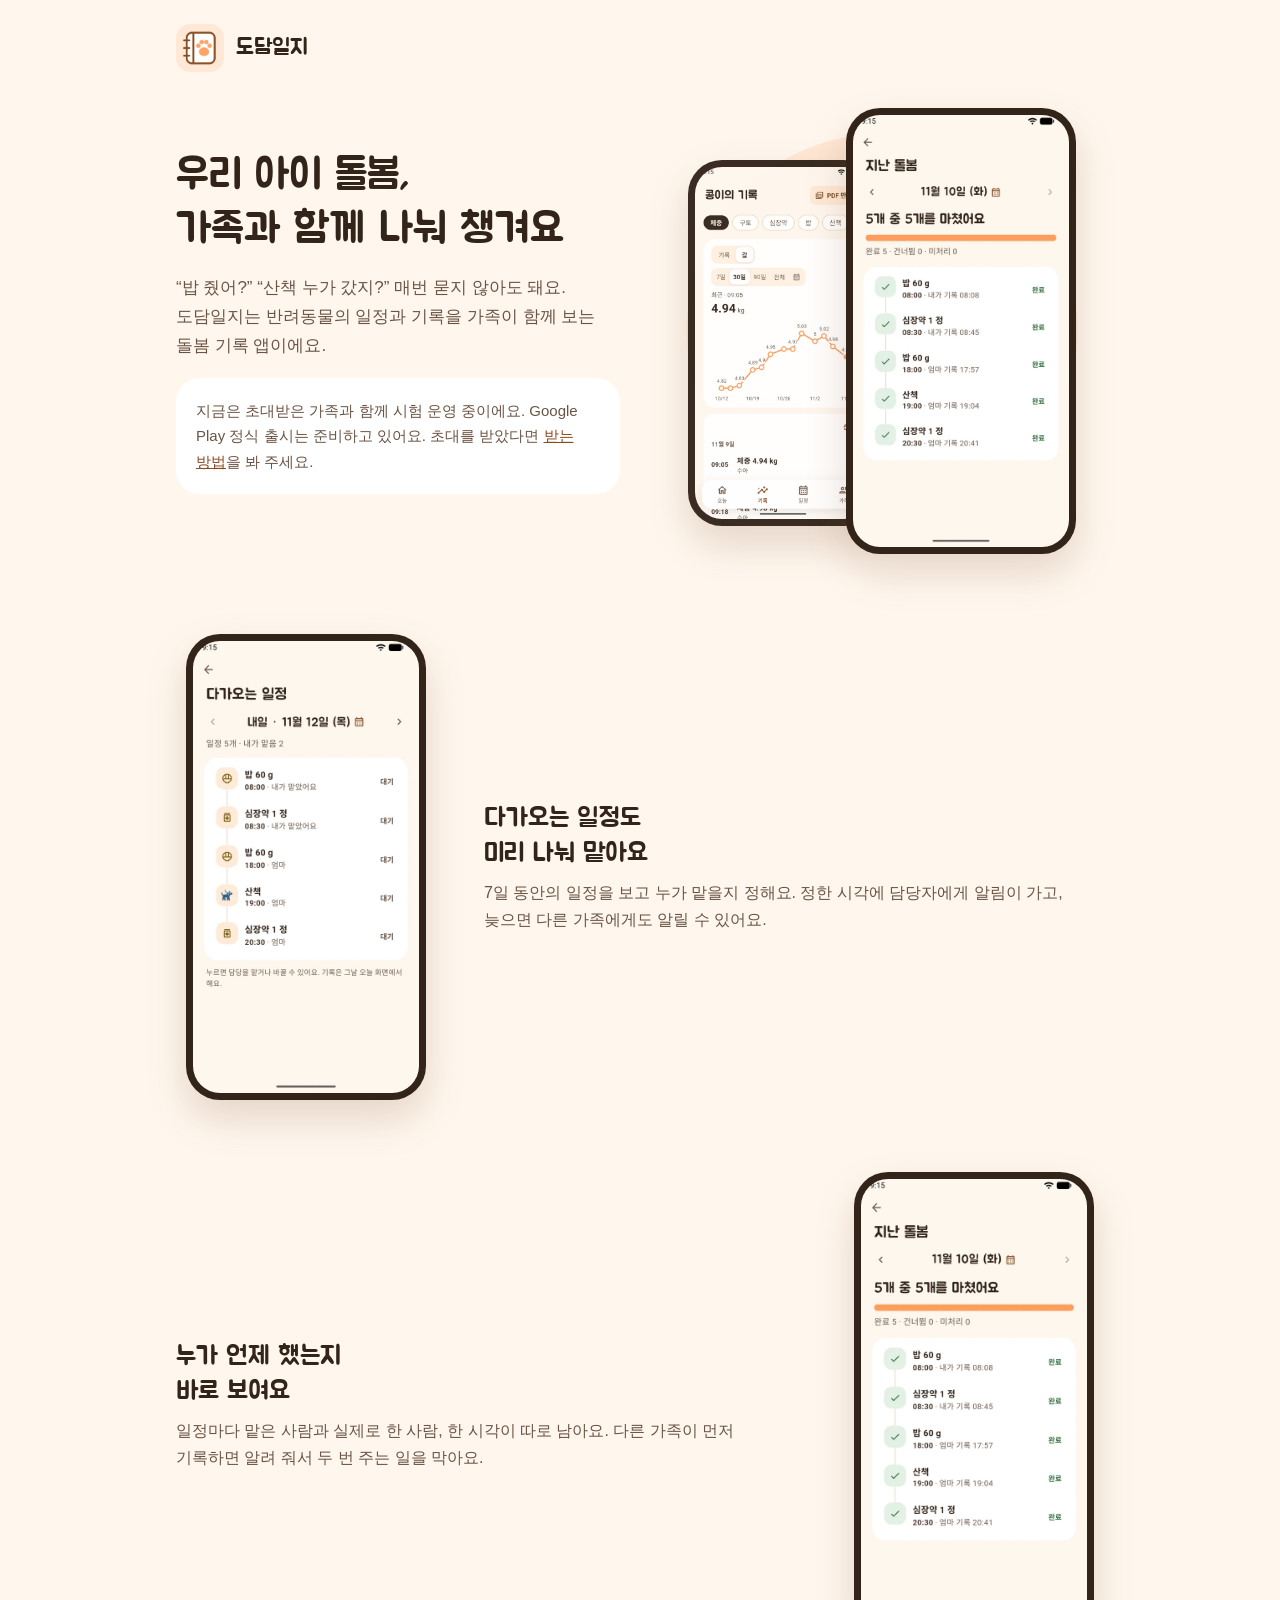
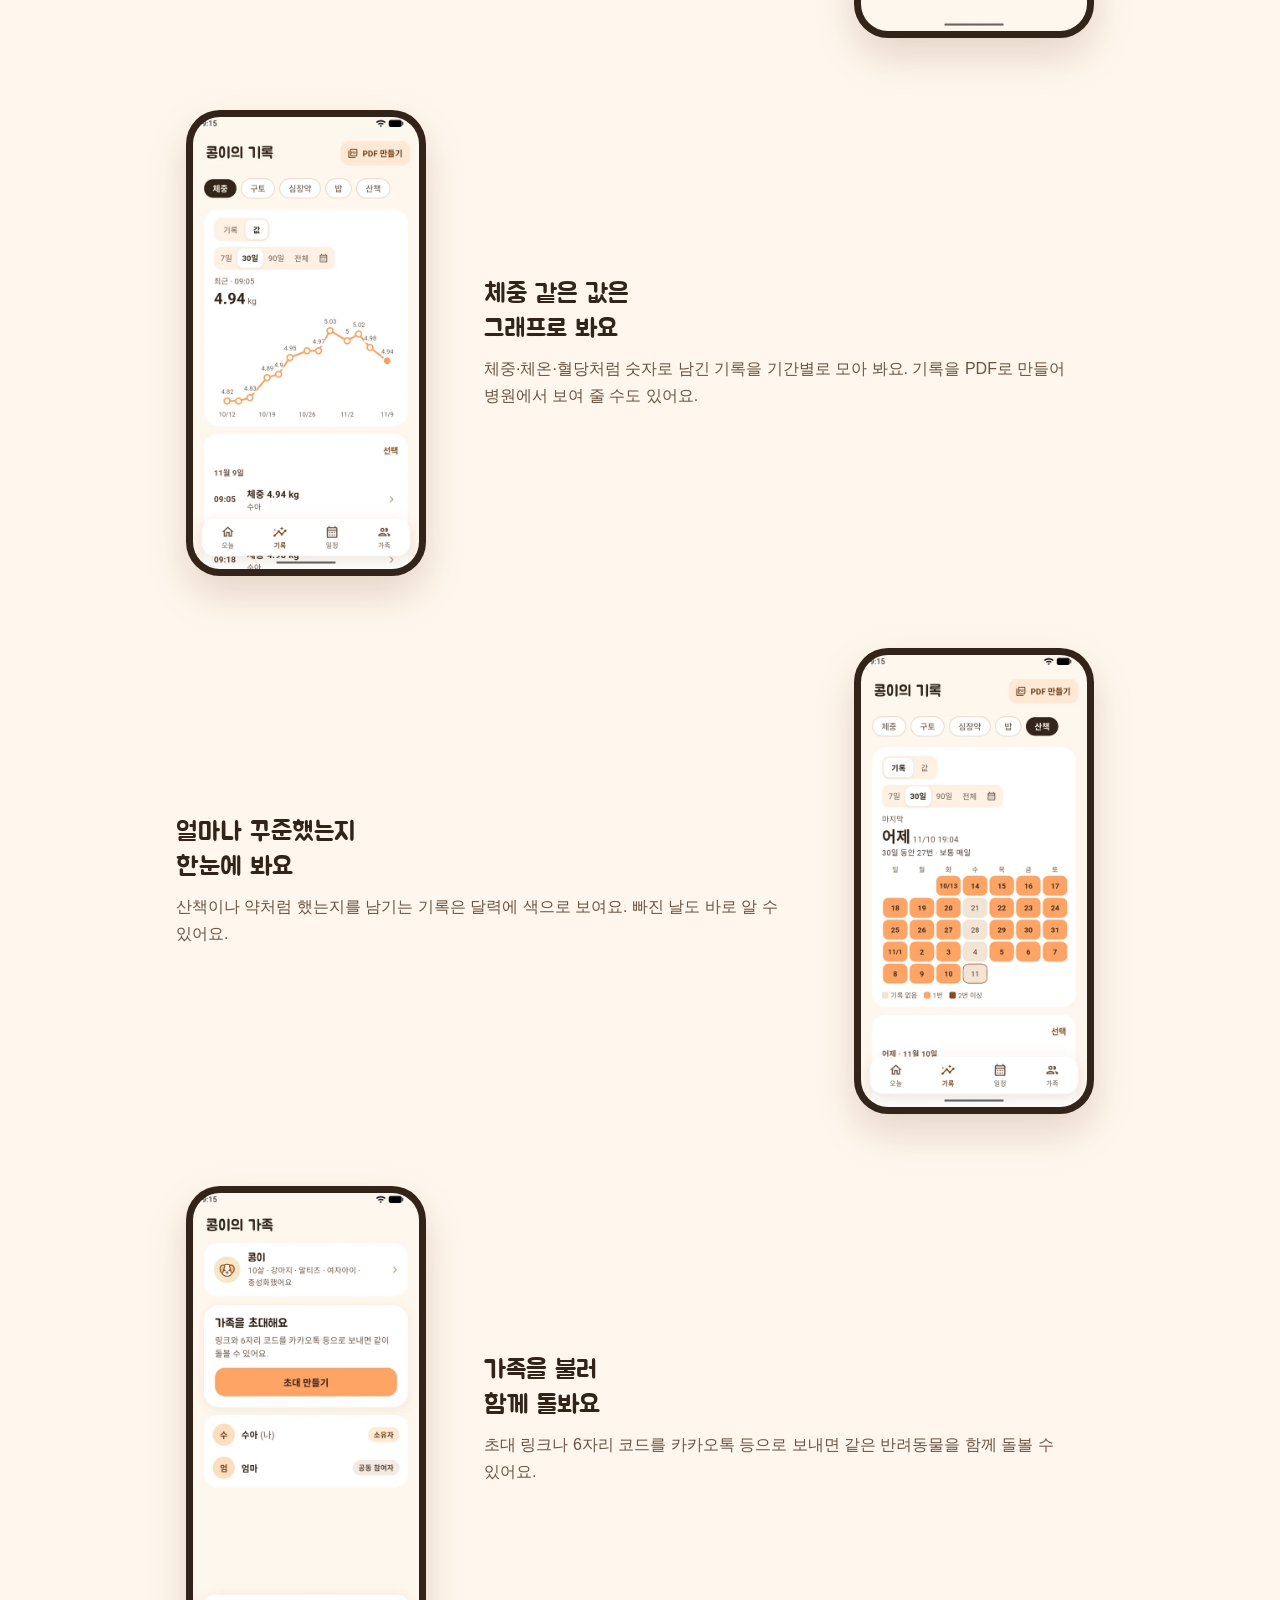
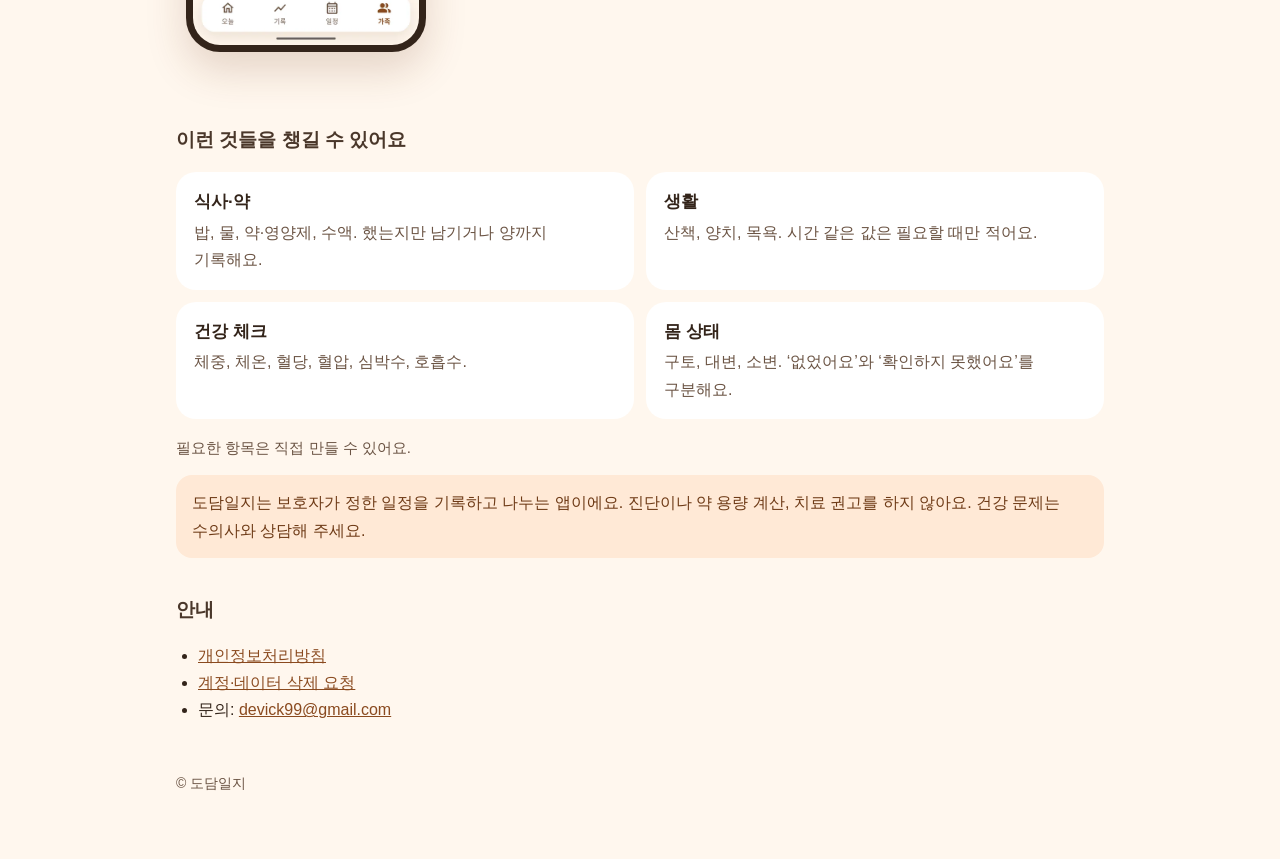
<file: index.html>
<!doctype html>
<html lang="ko">
<head>
<meta charset="utf-8">
<meta name="viewport" content="width=device-width, initial-scale=1">
<title>도담일지</title>
<meta name="description" content="가족이 함께 쓰는 반려동물 돌봄 기록 앱. 밥·약·산책 일정과 기록을 가족과 나눠요.">
<link rel="icon" href="/assets/icon-512.png">
<link rel="preconnect" href="https://fonts.googleapis.com">
<link rel="preconnect" href="https://fonts.gstatic.com" crossorigin>
<link href="https://fonts.googleapis.com/css2?family=Jua&display=swap" rel="stylesheet">
<link rel="stylesheet" href="/assets/site.css">
</head>
<body>
<main class="home">
  <header class="site"><img src="/assets/icon-512.png" alt=""><a href="/">도담일지</a></header>

  <section class="hero">
    <div>
      <h1>우리 아이 돌봄,<br>가족과 함께 나눠 챙겨요</h1>
      <p class="lead">“밥 줬어?” “산책 누가 갔지?” 매번 묻지 않아도 돼요. 도담일지는 반려동물의 일정과 기록을 가족이 함께 보는 돌봄 기록 앱이에요.</p>
      <div class="card">
        <p class="muted" style="margin:0">지금은 초대받은 가족과 함께 시험 운영 중이에요. Google Play 정식 출시는 준비하고 있어요. 초대를 받았다면 <a href="/download/">받는 방법</a>을 봐 주세요.</p>
      </div>
    </div>
    <div class="duo">
      <span class="phone back"><img src="/assets/screens/weight-chart.webp" width="540" height="1080" alt="체중 그래프 화면. 30일 동안의 체중 변화가 보여요"></span>
      <span class="phone"><img src="/assets/screens/past-day.webp" width="540" height="1080" alt="지난 돌봄 화면. 하루 일정 5개를 모두 마쳤고, 일정마다 누가 몇 시에 기록했는지 보여요"></span>
    </div>
  </section>

  <section class="feature">
    <span class="phone"><img src="/assets/screens/upcoming.webp" width="540" height="1080" loading="lazy" alt="다가오는 일정 화면. 내일 일정 5개 중 2개를 내가 맡았어요"></span>
    <div>
      <h2>다가오는 일정도<br>미리 나눠 맡아요</h2>
      <p>7일 동안의 일정을 보고 누가 맡을지 정해요. 정한 시각에 담당자에게 알림이 가고, 늦으면 다른 가족에게도 알릴 수 있어요.</p>
    </div>
  </section>

  <section class="feature flip">
    <span class="phone"><img src="/assets/screens/past-day.webp" width="540" height="1080" loading="lazy" alt="지난 돌봄 화면. 밥 60g, 심장약 1정, 산책을 나와 엄마가 나눠 기록했어요"></span>
    <div>
      <h2>누가 언제 했는지<br>바로 보여요</h2>
      <p>일정마다 맡은 사람과 실제로 한 사람, 한 시각이 따로 남아요. 다른 가족이 먼저 기록하면 알려 줘서 두 번 주는 일을 막아요.</p>
    </div>
  </section>

  <section class="feature">
    <span class="phone"><img src="/assets/screens/weight-chart.webp" width="540" height="1080" loading="lazy" alt="체중 그래프 화면. 30일 동안의 체중 변화가 선 그래프로 보여요"></span>
    <div>
      <h2>체중 같은 값은<br>그래프로 봐요</h2>
      <p>체중·체온·혈당처럼 숫자로 남긴 기록을 기간별로 모아 봐요. 기록을 PDF로 만들어 병원에서 보여 줄 수도 있어요.</p>
    </div>
  </section>

  <section class="feature flip">
    <span class="phone"><img src="/assets/screens/walk-records.webp" width="540" height="1080" loading="lazy" alt="산책 기록 화면. 30일 중 27일 산책한 날이 달력에 색으로 칠해져 있어요"></span>
    <div>
      <h2>얼마나 꾸준했는지<br>한눈에 봐요</h2>
      <p>산책이나 약처럼 했는지를 남기는 기록은 달력에 색으로 보여요. 빠진 날도 바로 알 수 있어요.</p>
    </div>
  </section>

  <section class="feature">
    <span class="phone"><img src="/assets/screens/family.webp" width="540" height="1080" loading="lazy" alt="가족 화면. 초대 만들기 버튼과 함께 돌보는 가족 두 명이 보여요"></span>
    <div>
      <h2>가족을 불러<br>함께 돌봐요</h2>
      <p>초대 링크나 6자리 코드를 카카오톡 등으로 보내면 같은 반려동물을 함께 돌볼 수 있어요.</p>
    </div>
  </section>

  <h2>이런 것들을 챙길 수 있어요</h2>
  <ul class="kinds">
    <li><b>식사·약</b>밥, 물, 약·영양제, 수액. 했는지만 남기거나 양까지 기록해요.</li>
    <li><b>생활</b>산책, 양치, 목욕. 시간 같은 값은 필요할 때만 적어요.</li>
    <li><b>건강 체크</b>체중, 체온, 혈당, 혈압, 심박수, 호흡수.</li>
    <li><b>몸 상태</b>구토, 대변, 소변. ‘없었어요’와 ‘확인하지 못했어요’를 구분해요.</li>
  </ul>
  <p class="muted">필요한 항목은 직접 만들 수 있어요.</p>

  <div class="note">도담일지는 보호자가 정한 일정을 기록하고 나누는 앱이에요. 진단이나 약 용량 계산, 치료 권고를 하지 않아요. 건강 문제는 수의사와 상담해 주세요.</div>

  <h2>안내</h2>
  <ul>
    <li><a href="/privacy/">개인정보처리방침</a></li>
    <li><a href="/account-deletion/">계정·데이터 삭제 요청</a></li>
    <li>문의: <a href="mailto:devick99@gmail.com">devick99@gmail.com</a></li>
  </ul>

  <footer>© 도담일지</footer>
</main>
</body>
</html>
</file>
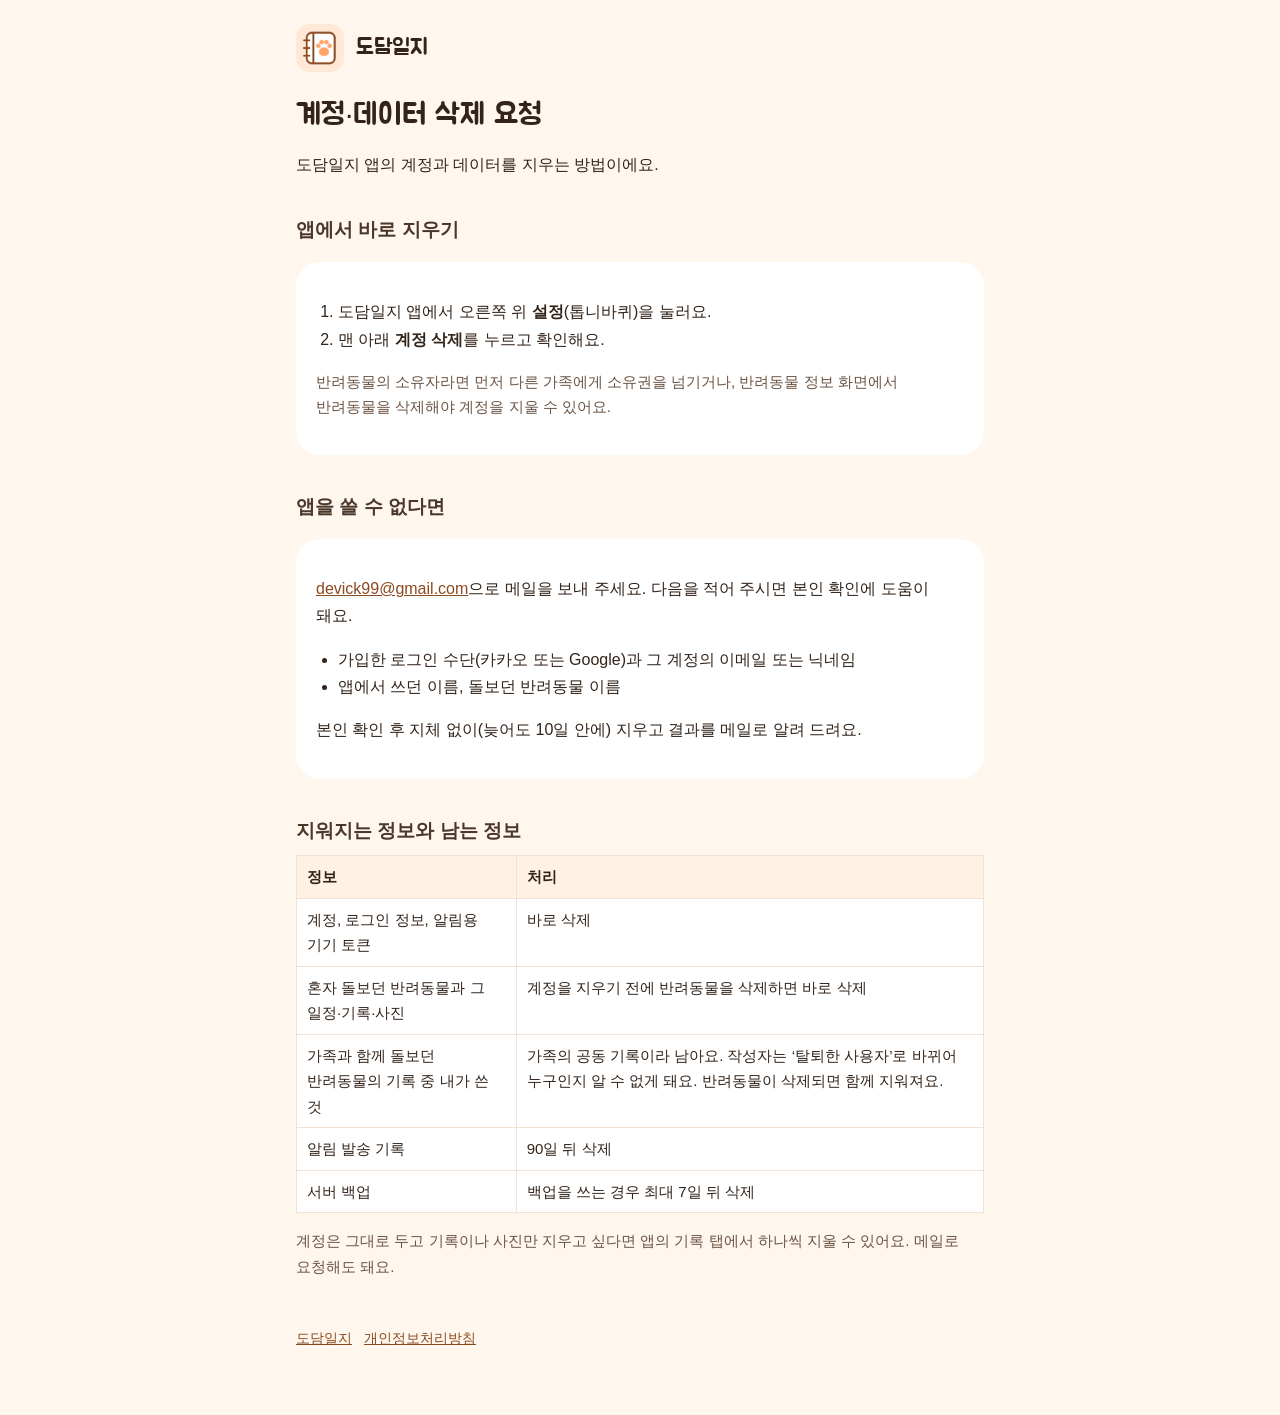
<file: account-deletion/index.html>
<!doctype html>
<html lang="ko">
<head>
<meta charset="utf-8">
<meta name="viewport" content="width=device-width, initial-scale=1">
<title>계정·데이터 삭제 요청 · 도담일지</title>
<link rel="icon" href="/assets/icon-512.png">
<link rel="preconnect" href="https://fonts.googleapis.com">
<link rel="preconnect" href="https://fonts.gstatic.com" crossorigin>
<link href="https://fonts.googleapis.com/css2?family=Jua&display=swap" rel="stylesheet">
<link rel="stylesheet" href="/assets/site.css">
</head>
<body>
<main>
  <header class="site"><img src="/assets/icon-512.png" alt=""><a href="/">도담일지</a></header>
  <h1>계정·데이터 삭제 요청</h1>
  <p>도담일지 앱의 계정과 데이터를 지우는 방법이에요.</p>

  <h2>앱에서 바로 지우기</h2>
  <div class="card">
    <ol>
      <li>도담일지 앱에서 오른쪽 위 <b>설정</b>(톱니바퀴)을 눌러요.</li>
      <li>맨 아래 <b>계정 삭제</b>를 누르고 확인해요.</li>
    </ol>
    <p class="muted">반려동물의 소유자라면 먼저 다른 가족에게 소유권을 넘기거나, 반려동물 정보 화면에서 반려동물을 삭제해야 계정을 지울 수 있어요.</p>
  </div>

  <h2>앱을 쓸 수 없다면</h2>
  <div class="card">
    <p><a href="mailto:devick99@gmail.com?subject=%EB%8F%84%EB%8B%B4%EC%9D%BC%EC%A7%80%20%EA%B3%84%EC%A0%95%20%EC%82%AD%EC%A0%9C%20%EC%9A%94%EC%B2%AD">devick99@gmail.com</a>으로 메일을 보내 주세요. 다음을 적어 주시면 본인 확인에 도움이 돼요.</p>
    <ul>
      <li>가입한 로그인 수단(카카오 또는 Google)과 그 계정의 이메일 또는 닉네임</li>
      <li>앱에서 쓰던 이름, 돌보던 반려동물 이름</li>
    </ul>
    <p>본인 확인 후 지체 없이(늦어도 10일 안에) 지우고 결과를 메일로 알려 드려요.</p>
  </div>

  <h2>지워지는 정보와 남는 정보</h2>
  <div class="table-wrap"><table>
    <tr><th>정보</th><th>처리</th></tr>
    <tr><td>계정, 로그인 정보, 알림용 기기 토큰</td><td>바로 삭제</td></tr>
    <tr><td>혼자 돌보던 반려동물과 그 일정·기록·사진</td><td>계정을 지우기 전에 반려동물을 삭제하면 바로 삭제</td></tr>
    <tr><td>가족과 함께 돌보던 반려동물의 기록 중 내가 쓴 것</td><td>가족의 공동 기록이라 남아요. 작성자는 ‘탈퇴한 사용자’로 바뀌어 누구인지 알 수 없게 돼요. 반려동물이 삭제되면 함께 지워져요.</td></tr>
    <tr><td>알림 발송 기록</td><td>90일 뒤 삭제</td></tr>
    <tr><td>서버 백업</td><td>백업을 쓰는 경우 최대 7일 뒤 삭제</td></tr>
  </table></div>
  <p class="muted">계정은 그대로 두고 기록이나 사진만 지우고 싶다면 앱의 기록 탭에서 하나씩 지울 수 있어요. 메일로 요청해도 돼요.</p>

  <footer><a href="/">도담일지</a><a href="/privacy/">개인정보처리방침</a></footer>
</main>
</body>
</html>
</file>
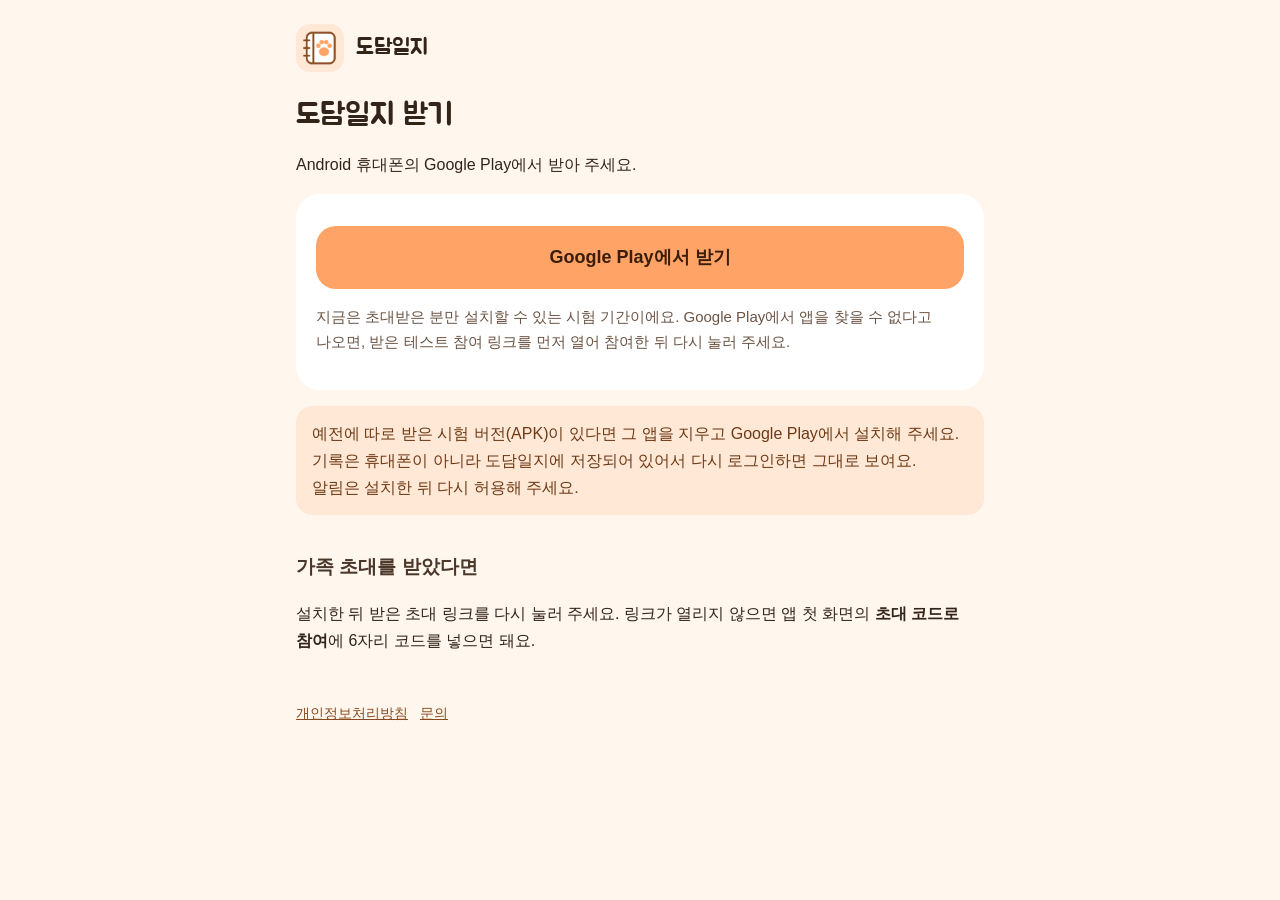
<file: download/index.html>
<!doctype html>
<html lang="ko">
<head>
<meta charset="utf-8">
<meta name="viewport" content="width=device-width, initial-scale=1">
<meta name="robots" content="noindex">
<title>도담일지 받기</title>
<link rel="icon" href="/assets/icon-512.png">
<link rel="preconnect" href="https://fonts.googleapis.com">
<link rel="preconnect" href="https://fonts.gstatic.com" crossorigin>
<link href="https://fonts.googleapis.com/css2?family=Jua&display=swap" rel="stylesheet">
<link rel="stylesheet" href="/assets/site.css">
</head>
<body>
<main>
  <header class="site"><img src="/assets/icon-512.png" alt=""><a href="/">도담일지</a></header>
  <h1>도담일지 받기</h1>
  <p>Android 휴대폰의 Google Play에서 받아 주세요.</p>

  <div class="card">
    <a class="button" href="https://play.google.com/store/apps/details?id=com.dodamlog.app">Google Play에서 받기</a>
    <p class="muted">지금은 초대받은 분만 설치할 수 있는 시험 기간이에요. Google Play에서 앱을 찾을 수 없다고 나오면, 받은 테스트 참여 링크를 먼저 열어 참여한 뒤 다시 눌러 주세요.</p>
  </div>

  <div class="note">
    예전에 따로 받은 시험 버전(APK)이 있다면 그 앱을 지우고 Google Play에서 설치해 주세요. 기록은 휴대폰이 아니라 도담일지에 저장되어 있어서 다시 로그인하면 그대로 보여요. 알림은 설치한 뒤 다시 허용해 주세요.
  </div>

  <h2>가족 초대를 받았다면</h2>
  <p>설치한 뒤 받은 초대 링크를 다시 눌러 주세요. 링크가 열리지 않으면 앱 첫 화면의 <b>초대 코드로 참여</b>에 6자리 코드를 넣으면 돼요.</p>

  <footer><a href="/privacy/">개인정보처리방침</a><a href="mailto:devick99@gmail.com">문의</a></footer>
</main>
</body>
</html>
</file>
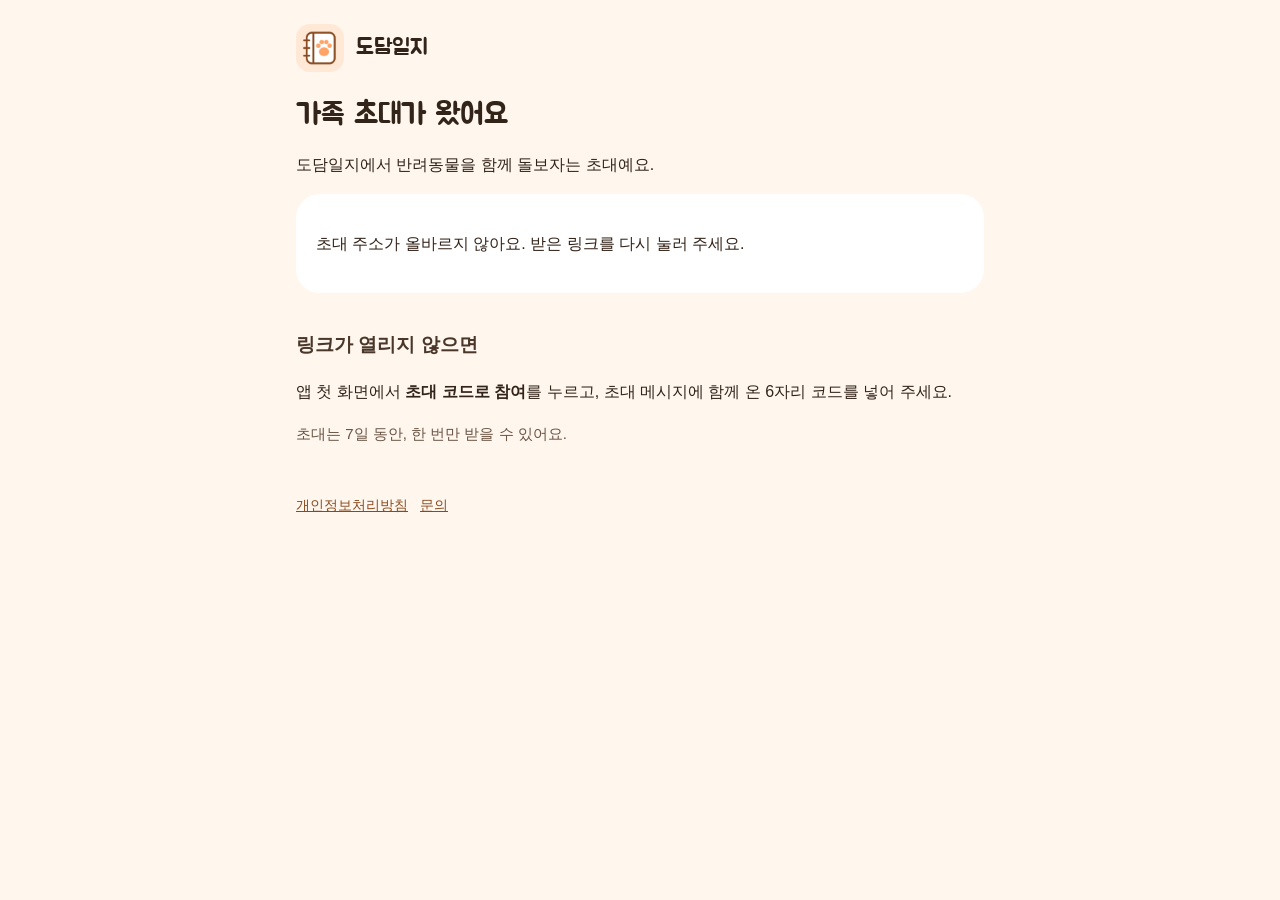
<file: invite/index.html>
<!doctype html>
<html lang="ko">
<head>
<meta charset="utf-8">
<meta name="viewport" content="width=device-width, initial-scale=1">
<meta name="referrer" content="no-referrer">
<meta name="robots" content="noindex">
<title>도담일지 가족 초대</title>
<link rel="icon" href="/assets/icon-512.png">
<link rel="preconnect" href="https://fonts.googleapis.com">
<link rel="preconnect" href="https://fonts.gstatic.com" crossorigin>
<link href="https://fonts.googleapis.com/css2?family=Jua&display=swap" rel="stylesheet">
<link rel="stylesheet" href="/assets/site.css">
</head>
<body>
<main>
  <header class="site"><img src="/assets/icon-512.png" alt=""><a href="/">도담일지</a></header>
  <h1>가족 초대가 왔어요</h1>
  <p>도담일지에서 반려동물을 함께 돌보자는 초대예요.</p>

  <div class="card" id="has-token">
    <h2 style="margin-top:0">앱이 있다면</h2>
    <a class="button" id="open-app" href="#">앱에서 초대 열기</a>
    <p class="muted" id="not-android" hidden>도담일지는 지금 Android에서만 쓸 수 있어요. Android 휴대폰에서 이 링크를 열어 주세요.</p>

    <h2>앱이 없다면</h2>
    <p id="no-app-hint" class="note" hidden>이 휴대폰에서 도담일지를 찾지 못했어요. 먼저 설치해 주세요.</p>
    <ol>
      <li><a href="/download/">도담일지 받기</a>에서 Google Play로 설치해요.</li>
      <li>설치한 뒤 이 링크를 다시 눌러 주세요. 설치만으로는 초대가 이어지지 않아요.</li>
    </ol>
  </div>

  <div class="card" id="no-token" hidden>
    <p>초대 주소가 올바르지 않아요. 받은 링크를 다시 눌러 주세요.</p>
  </div>

  <h2>링크가 열리지 않으면</h2>
  <p>앱 첫 화면에서 <b>초대 코드로 참여</b>를 누르고, 초대 메시지에 함께 온 6자리 코드를 넣어 주세요.</p>
  <p class="muted">초대는 7일 동안, 한 번만 받을 수 있어요.</p>

  <footer><a href="/privacy/">개인정보처리방침</a><a href="mailto:devick99@gmail.com">문의</a></footer>
</main>
<script>
  (function () {
    var params = new URLSearchParams(location.search);
    var token = (params.get('t') || '').trim();
    if (!/^[A-Za-z0-9_-]{8,128}$/.test(token)) {
      document.getElementById('has-token').hidden = true;
      document.getElementById('no-token').hidden = false;
      return;
    }
    if (params.get('noapp') === '1') document.getElementById('no-app-hint').hidden = false;
    var isAndroid = /Android/i.test(navigator.userAgent);
    var open = document.getElementById('open-app');
    if (!isAndroid) {
      open.hidden = true;
      document.getElementById('not-android').hidden = false;
      return;
    }
    // 앱이 있으면 앱의 초대 화면으로, 없으면 이 페이지로 돌아와 설치 안내를 강조한다
    var page = 'https://dodamlog.github.io/invite/?t=' + encodeURIComponent(token);
    open.href = 'intent://dodamlog.github.io/invite/?t=' + encodeURIComponent(token) +
      '#Intent;scheme=https;package=com.dodamlog.app;S.browser_fallback_url=' +
      encodeURIComponent(page + '&noapp=1') + ';end';
  })();
</script>
</body>
</html>
</file>
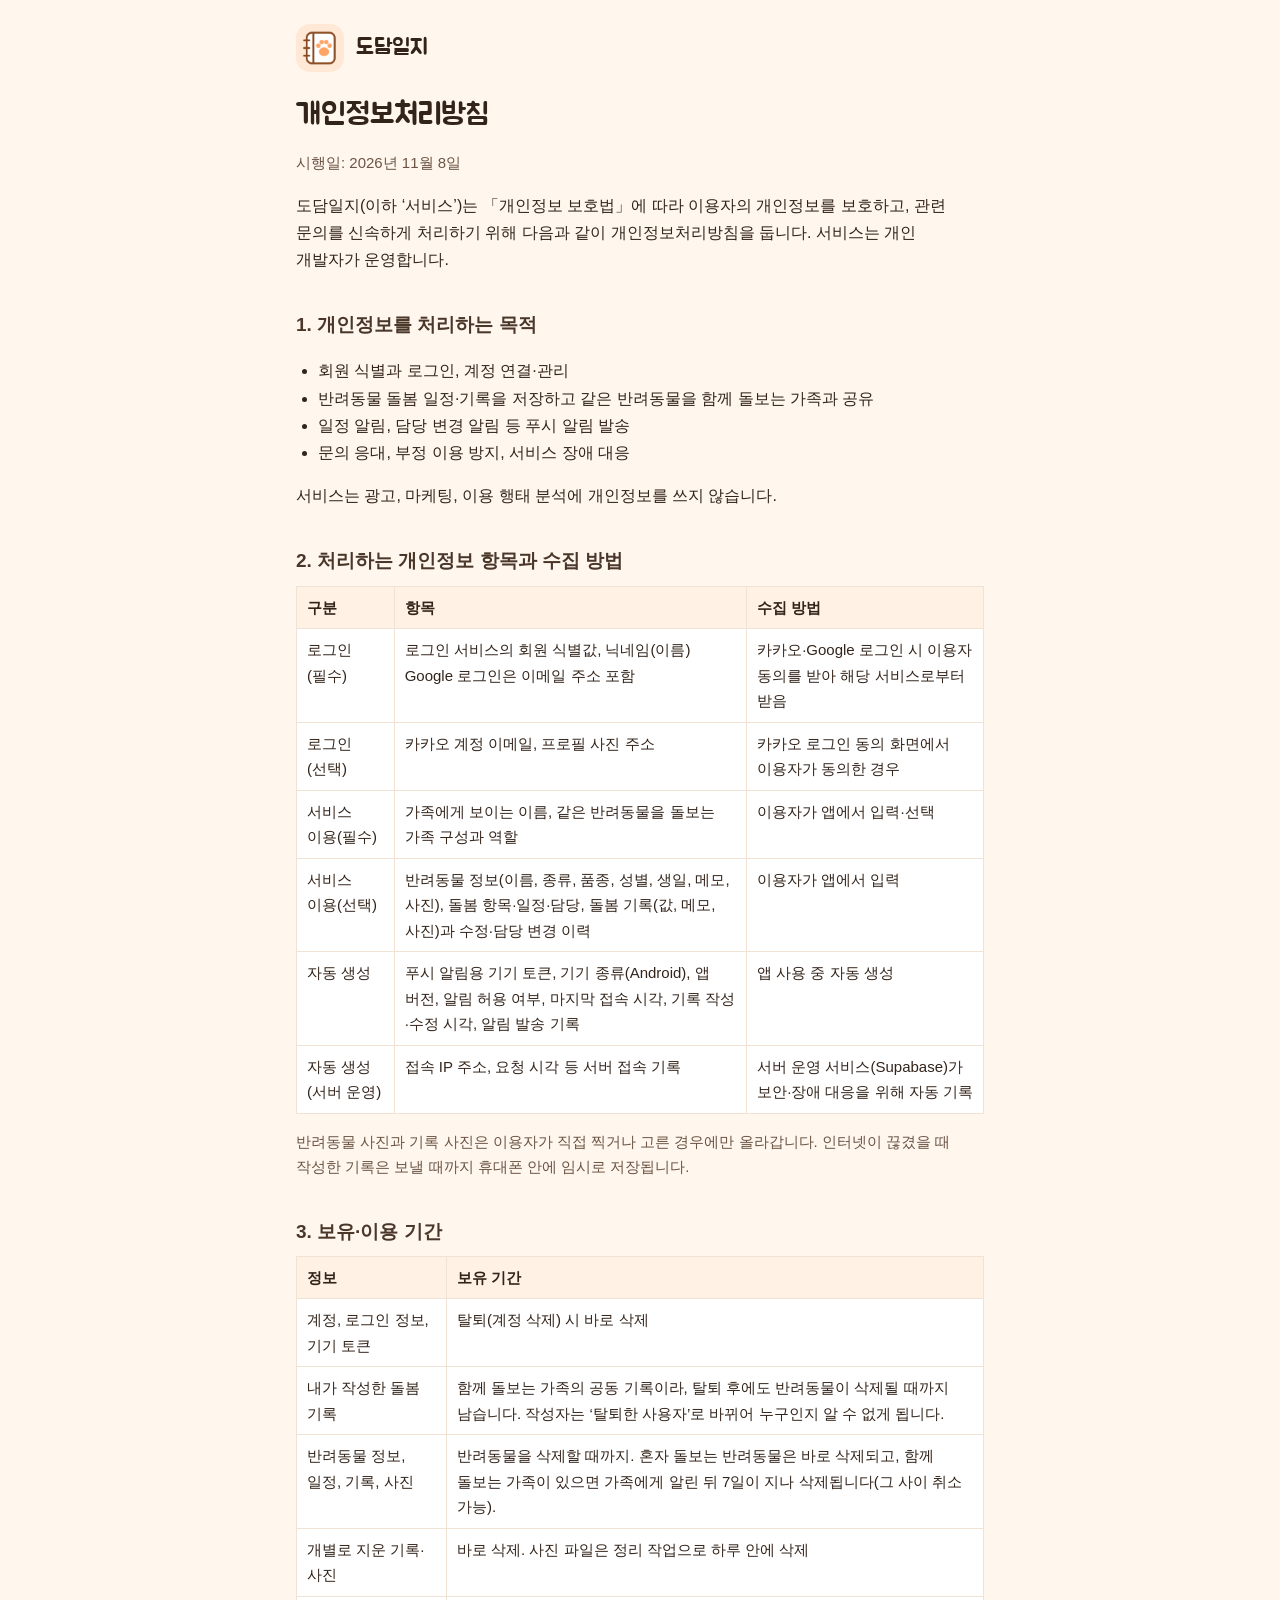
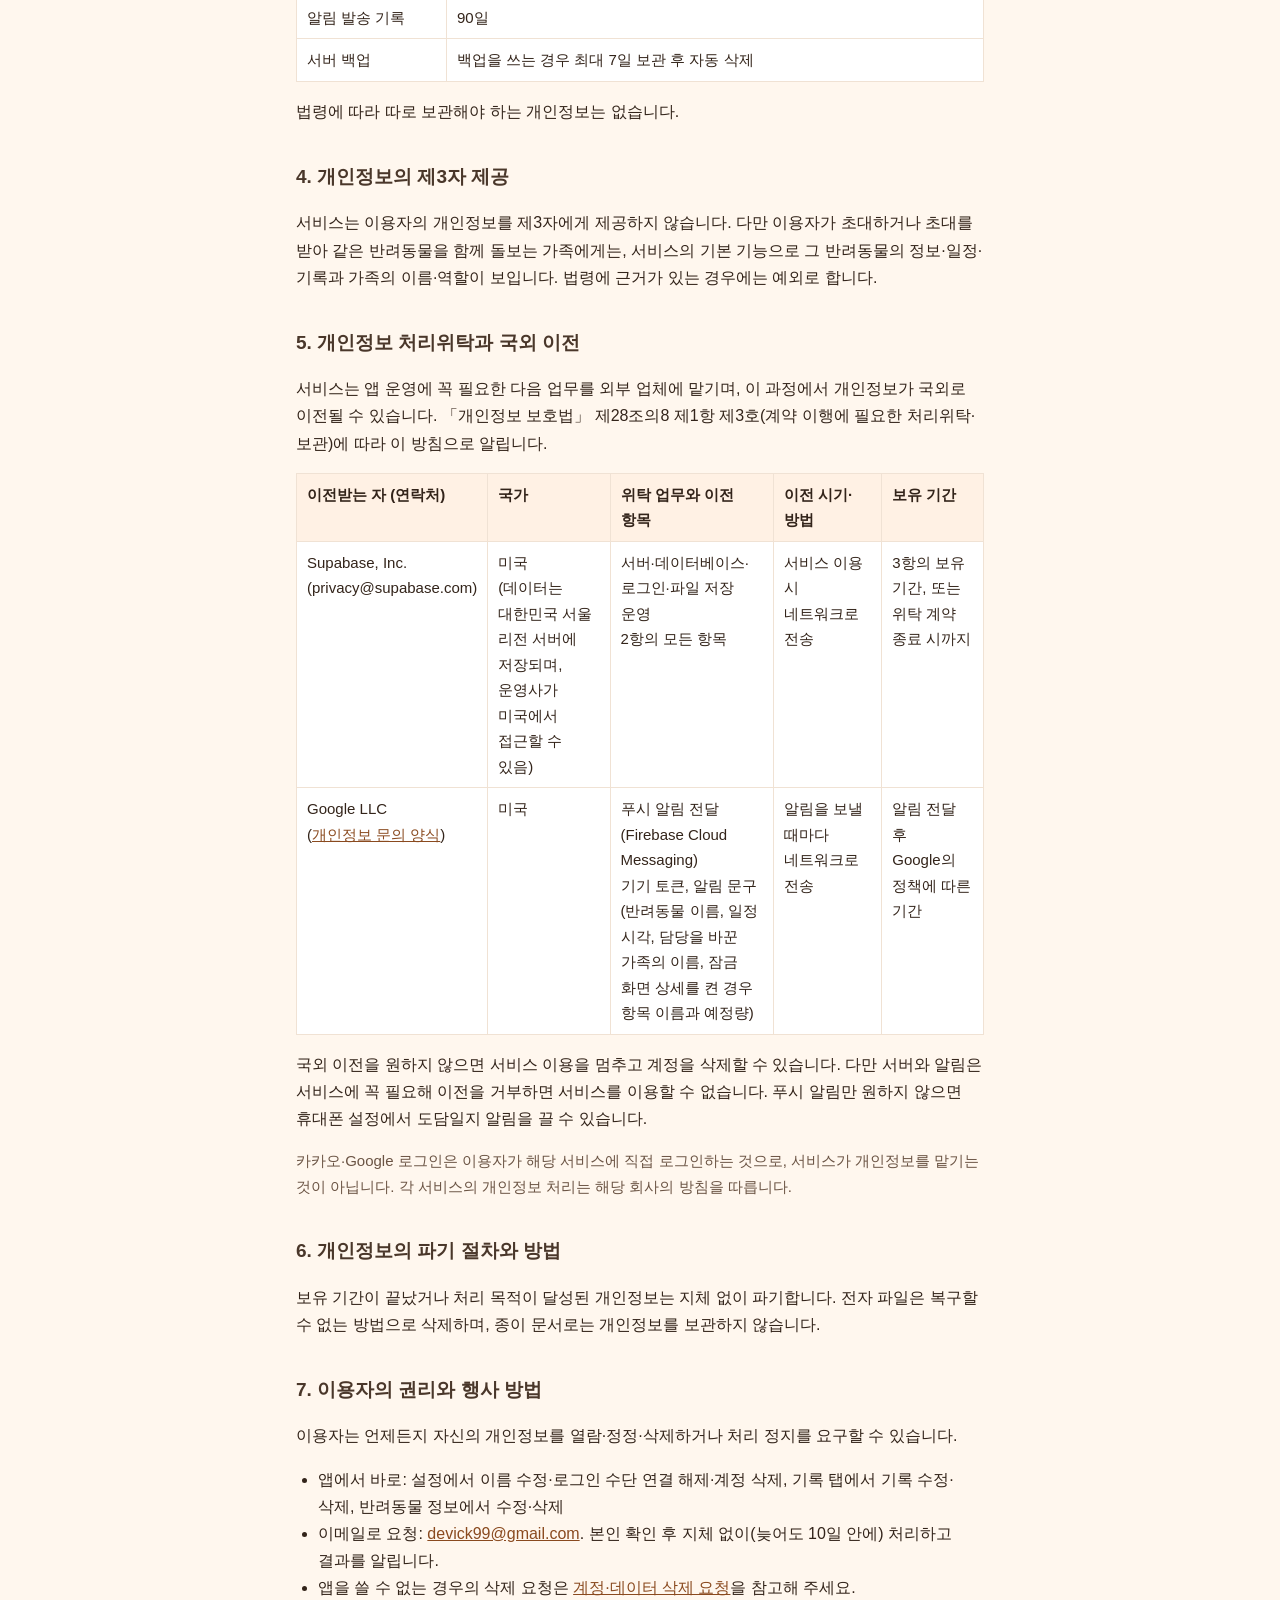
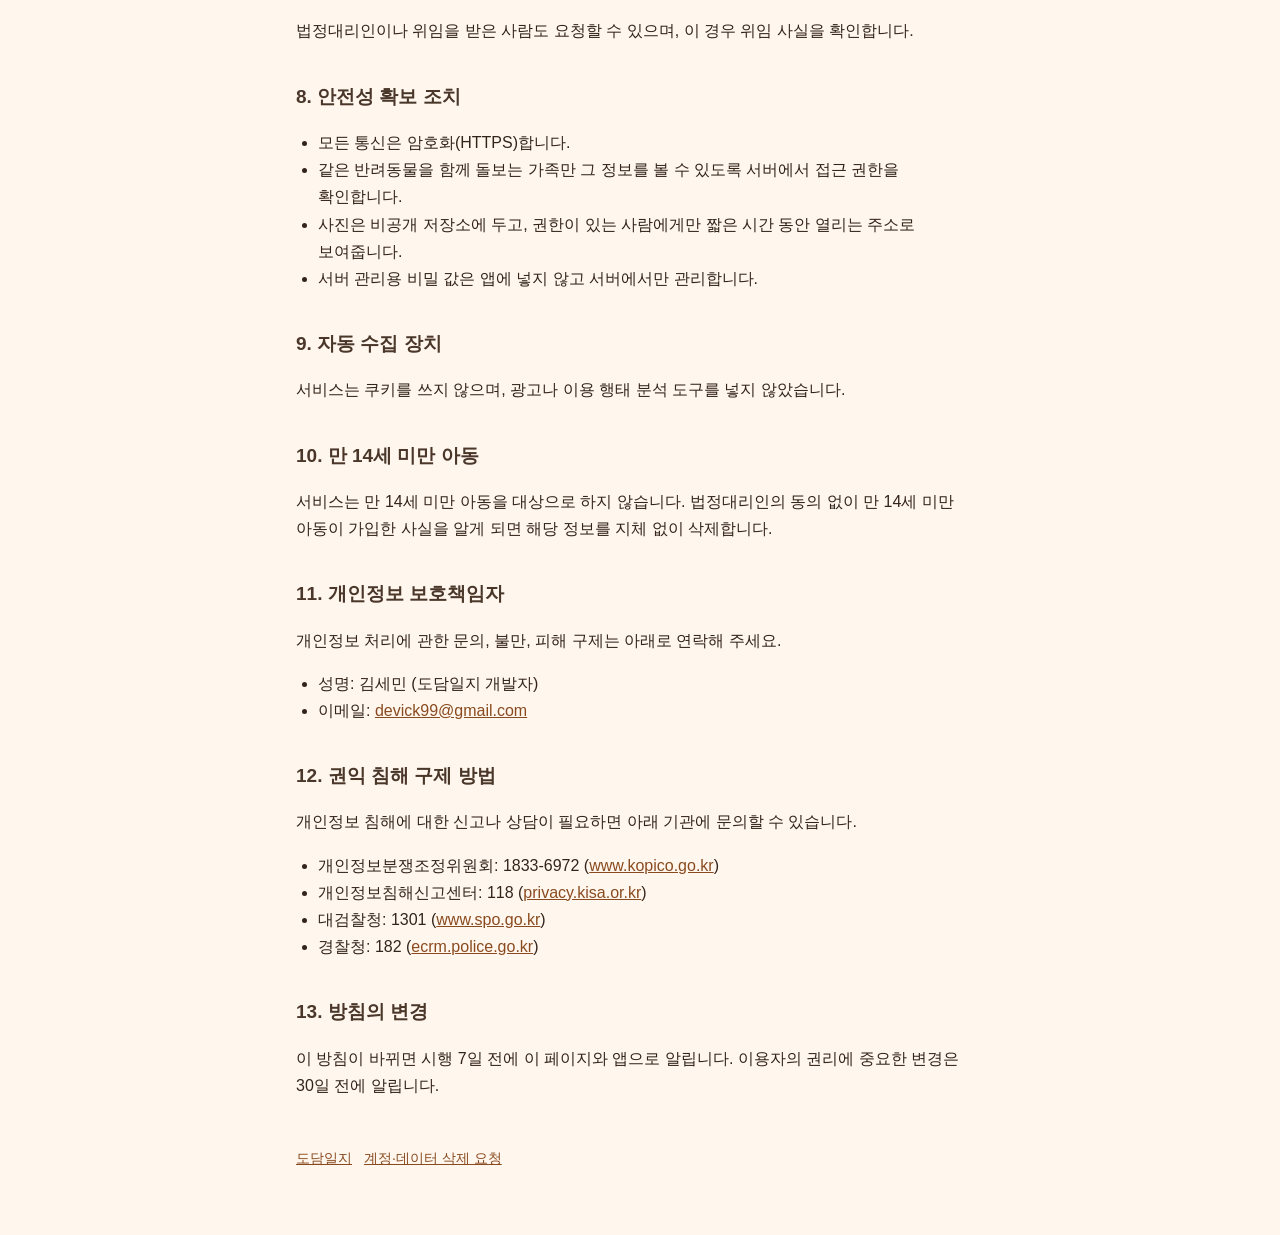
<file: privacy/index.html>
<!doctype html>
<html lang="ko">
<head>
<meta charset="utf-8">
<meta name="viewport" content="width=device-width, initial-scale=1">
<title>개인정보처리방침 · 도담일지</title>
<link rel="icon" href="/assets/icon-512.png">
<link rel="preconnect" href="https://fonts.googleapis.com">
<link rel="preconnect" href="https://fonts.gstatic.com" crossorigin>
<link href="https://fonts.googleapis.com/css2?family=Jua&display=swap" rel="stylesheet">
<link rel="stylesheet" href="/assets/site.css">
</head>
<body>
<main>
  <header class="site"><img src="/assets/icon-512.png" alt=""><a href="/">도담일지</a></header>
  <h1>개인정보처리방침</h1>
  <p class="muted">시행일: 2026년 11월 8일</p>

  <p>도담일지(이하 ‘서비스’)는 「개인정보 보호법」에 따라 이용자의 개인정보를 보호하고, 관련 문의를 신속하게 처리하기 위해 다음과 같이 개인정보처리방침을 둡니다. 서비스는 개인 개발자가 운영합니다.</p>

  <h2>1. 개인정보를 처리하는 목적</h2>
  <ul>
    <li>회원 식별과 로그인, 계정 연결·관리</li>
    <li>반려동물 돌봄 일정·기록을 저장하고 같은 반려동물을 함께 돌보는 가족과 공유</li>
    <li>일정 알림, 담당 변경 알림 등 푸시 알림 발송</li>
    <li>문의 응대, 부정 이용 방지, 서비스 장애 대응</li>
  </ul>
  <p>서비스는 광고, 마케팅, 이용 행태 분석에 개인정보를 쓰지 않습니다.</p>

  <h2>2. 처리하는 개인정보 항목과 수집 방법</h2>
  <div class="table-wrap"><table>
    <tr><th>구분</th><th>항목</th><th>수집 방법</th></tr>
    <tr><td>로그인(필수)</td><td>로그인 서비스의 회원 식별값, 닉네임(이름)<br>Google 로그인은 이메일 주소 포함</td><td>카카오·Google 로그인 시 이용자 동의를 받아 해당 서비스로부터 받음</td></tr>
    <tr><td>로그인(선택)</td><td>카카오 계정 이메일, 프로필 사진 주소</td><td>카카오 로그인 동의 화면에서 이용자가 동의한 경우</td></tr>
    <tr><td>서비스 이용(필수)</td><td>가족에게 보이는 이름, 같은 반려동물을 돌보는 가족 구성과 역할</td><td>이용자가 앱에서 입력·선택</td></tr>
    <tr><td>서비스 이용(선택)</td><td>반려동물 정보(이름, 종류, 품종, 성별, 생일, 메모, 사진), 돌봄 항목·일정·담당, 돌봄 기록(값, 메모, 사진)과 수정·담당 변경 이력</td><td>이용자가 앱에서 입력</td></tr>
    <tr><td>자동 생성</td><td>푸시 알림용 기기 토큰, 기기 종류(Android), 앱 버전, 알림 허용 여부, 마지막 접속 시각, 기록 작성·수정 시각, 알림 발송 기록</td><td>앱 사용 중 자동 생성</td></tr>
    <tr><td>자동 생성(서버 운영)</td><td>접속 IP 주소, 요청 시각 등 서버 접속 기록</td><td>서버 운영 서비스(Supabase)가 보안·장애 대응을 위해 자동 기록</td></tr>
  </table></div>
  <p class="muted">반려동물 사진과 기록 사진은 이용자가 직접 찍거나 고른 경우에만 올라갑니다. 인터넷이 끊겼을 때 작성한 기록은 보낼 때까지 휴대폰 안에 임시로 저장됩니다.</p>

  <h2>3. 보유·이용 기간</h2>
  <div class="table-wrap"><table>
    <tr><th>정보</th><th>보유 기간</th></tr>
    <tr><td>계정, 로그인 정보, 기기 토큰</td><td>탈퇴(계정 삭제) 시 바로 삭제</td></tr>
    <tr><td>내가 작성한 돌봄 기록</td><td>함께 돌보는 가족의 공동 기록이라, 탈퇴 후에도 반려동물이 삭제될 때까지 남습니다. 작성자는 ‘탈퇴한 사용자’로 바뀌어 누구인지 알 수 없게 됩니다.</td></tr>
    <tr><td>반려동물 정보, 일정, 기록, 사진</td><td>반려동물을 삭제할 때까지. 혼자 돌보는 반려동물은 바로 삭제되고, 함께 돌보는 가족이 있으면 가족에게 알린 뒤 7일이 지나 삭제됩니다(그 사이 취소 가능).</td></tr>
    <tr><td>개별로 지운 기록·사진</td><td>바로 삭제. 사진 파일은 정리 작업으로 하루 안에 삭제</td></tr>
    <tr><td>알림 발송 기록</td><td>90일</td></tr>
    <tr><td>서버 백업</td><td>백업을 쓰는 경우 최대 7일 보관 후 자동 삭제</td></tr>
  </table></div>
  <p>법령에 따라 따로 보관해야 하는 개인정보는 없습니다.</p>

  <h2>4. 개인정보의 제3자 제공</h2>
  <p>서비스는 이용자의 개인정보를 제3자에게 제공하지 않습니다. 다만 이용자가 초대하거나 초대를 받아 같은 반려동물을 함께 돌보는 가족에게는, 서비스의 기본 기능으로 그 반려동물의 정보·일정·기록과 가족의 이름·역할이 보입니다. 법령에 근거가 있는 경우에는 예외로 합니다.</p>

  <h2>5. 개인정보 처리위탁과 국외 이전</h2>
  <p>서비스는 앱 운영에 꼭 필요한 다음 업무를 외부 업체에 맡기며, 이 과정에서 개인정보가 국외로 이전될 수 있습니다. 「개인정보 보호법」 제28조의8 제1항 제3호(계약 이행에 필요한 처리위탁·보관)에 따라 이 방침으로 알립니다.</p>
  <div class="table-wrap"><table class="wide">
    <tr><th>이전받는 자 (연락처)</th><th>국가</th><th>위탁 업무와 이전 항목</th><th>이전 시기·방법</th><th>보유 기간</th></tr>
    <tr>
      <td>Supabase, Inc.<br>(privacy@supabase.com)</td>
      <td>미국<br>(데이터는 대한민국 서울 리전 서버에 저장되며, 운영사가 미국에서 접근할 수 있음)</td>
      <td>서버·데이터베이스·로그인·파일 저장 운영<br>2항의 모든 항목</td>
      <td>서비스 이용 시 네트워크로 전송</td>
      <td>3항의 보유 기간, 또는 위탁 계약 종료 시까지</td>
    </tr>
    <tr>
      <td>Google LLC<br>(<a href="https://support.google.com/policies/contact/general_privacy_form">개인정보 문의 양식</a>)</td>
      <td>미국</td>
      <td>푸시 알림 전달(Firebase Cloud Messaging)<br>기기 토큰, 알림 문구(반려동물 이름, 일정 시각, 담당을 바꾼 가족의 이름, 잠금 화면 상세를 켠 경우 항목 이름과 예정량)</td>
      <td>알림을 보낼 때마다 네트워크로 전송</td>
      <td>알림 전달 후 Google의 정책에 따른 기간</td>
    </tr>
  </table></div>
  <p>국외 이전을 원하지 않으면 서비스 이용을 멈추고 계정을 삭제할 수 있습니다. 다만 서버와 알림은 서비스에 꼭 필요해 이전을 거부하면 서비스를 이용할 수 없습니다. 푸시 알림만 원하지 않으면 휴대폰 설정에서 도담일지 알림을 끌 수 있습니다.</p>
  <p class="muted">카카오·Google 로그인은 이용자가 해당 서비스에 직접 로그인하는 것으로, 서비스가 개인정보를 맡기는 것이 아닙니다. 각 서비스의 개인정보 처리는 해당 회사의 방침을 따릅니다.</p>

  <h2>6. 개인정보의 파기 절차와 방법</h2>
  <p>보유 기간이 끝났거나 처리 목적이 달성된 개인정보는 지체 없이 파기합니다. 전자 파일은 복구할 수 없는 방법으로 삭제하며, 종이 문서로는 개인정보를 보관하지 않습니다.</p>

  <h2>7. 이용자의 권리와 행사 방법</h2>
  <p>이용자는 언제든지 자신의 개인정보를 열람·정정·삭제하거나 처리 정지를 요구할 수 있습니다.</p>
  <ul>
    <li>앱에서 바로: 설정에서 이름 수정·로그인 수단 연결 해제·계정 삭제, 기록 탭에서 기록 수정·삭제, 반려동물 정보에서 수정·삭제</li>
    <li>이메일로 요청: <a href="mailto:devick99@gmail.com">devick99@gmail.com</a>. 본인 확인 후 지체 없이(늦어도 10일 안에) 처리하고 결과를 알립니다.</li>
    <li>앱을 쓸 수 없는 경우의 삭제 요청은 <a href="/account-deletion/">계정·데이터 삭제 요청</a>을 참고해 주세요.</li>
  </ul>
  <p>법정대리인이나 위임을 받은 사람도 요청할 수 있으며, 이 경우 위임 사실을 확인합니다.</p>

  <h2>8. 안전성 확보 조치</h2>
  <ul>
    <li>모든 통신은 암호화(HTTPS)합니다.</li>
    <li>같은 반려동물을 함께 돌보는 가족만 그 정보를 볼 수 있도록 서버에서 접근 권한을 확인합니다.</li>
    <li>사진은 비공개 저장소에 두고, 권한이 있는 사람에게만 짧은 시간 동안 열리는 주소로 보여줍니다.</li>
    <li>서버 관리용 비밀 값은 앱에 넣지 않고 서버에서만 관리합니다.</li>
  </ul>

  <h2>9. 자동 수집 장치</h2>
  <p>서비스는 쿠키를 쓰지 않으며, 광고나 이용 행태 분석 도구를 넣지 않았습니다.</p>

  <h2>10. 만 14세 미만 아동</h2>
  <p>서비스는 만 14세 미만 아동을 대상으로 하지 않습니다. 법정대리인의 동의 없이 만 14세 미만 아동이 가입한 사실을 알게 되면 해당 정보를 지체 없이 삭제합니다.</p>

  <h2>11. 개인정보 보호책임자</h2>
  <p>개인정보 처리에 관한 문의, 불만, 피해 구제는 아래로 연락해 주세요.</p>
  <ul>
    <li>성명: 김세민 (도담일지 개발자)</li>
    <li>이메일: <a href="mailto:devick99@gmail.com">devick99@gmail.com</a></li>
  </ul>

  <h2>12. 권익 침해 구제 방법</h2>
  <p>개인정보 침해에 대한 신고나 상담이 필요하면 아래 기관에 문의할 수 있습니다.</p>
  <ul>
    <li>개인정보분쟁조정위원회: 1833-6972 (<a href="https://www.kopico.go.kr">www.kopico.go.kr</a>)</li>
    <li>개인정보침해신고센터: 118 (<a href="https://privacy.kisa.or.kr">privacy.kisa.or.kr</a>)</li>
    <li>대검찰청: 1301 (<a href="https://www.spo.go.kr">www.spo.go.kr</a>)</li>
    <li>경찰청: 182 (<a href="https://ecrm.police.go.kr">ecrm.police.go.kr</a>)</li>
  </ul>

  <h2>13. 방침의 변경</h2>
  <p>이 방침이 바뀌면 시행 7일 전에 이 페이지와 앱으로 알립니다. 이용자의 권리에 중요한 변경은 30일 전에 알립니다.</p>

  <footer><a href="/">도담일지</a><a href="/account-deletion/">계정·데이터 삭제 요청</a></footer>
</main>
</body>
</html>
</file>
<file: assets/site.css>
/* 도담일지 안내 페이지. 색은 앱(app/lib/app/theme.dart)과 같게 */
:root {
  --bg: #FFF7EE; --surface: #FFFFFF; --tonal: #FFF1E4; --accent-bg: #FFE9D6;
  --primary: #FFA466; --on-primary: #3A1D0B; --brand: #8A4A1F; --brand-dark: #6E3A16;
  --text: #33241A; --text-strong: #4A372A; --text-2: #6B5444; --line: #F0E2D4;
}
* { box-sizing: border-box; }
html { -webkit-text-size-adjust: 100%; }
body {
  margin: 0; background: var(--bg); color: var(--text);
  font-family: -apple-system, BlinkMacSystemFont, "Apple SD Gothic Neo", "Noto Sans KR", "Malgun Gothic", sans-serif;
  font-size: 16px; line-height: 1.7; word-break: keep-all; overflow-wrap: break-word;
}
main { max-width: 720px; margin: 0 auto; padding: 24px 16px 64px; }
header.site { display: flex; align-items: center; gap: 12px; margin-bottom: 24px; }
header.site img { width: 48px; height: 48px; border-radius: 14px; }
header.site a { color: inherit; text-decoration: none; font-family: "Jua", sans-serif; font-size: 22px; }
h1 { font-family: "Jua", sans-serif; font-weight: 400; font-size: 30px; line-height: 1.3; margin: 0 0 8px; }
h2 { font-size: 19px; margin: 36px 0 8px; color: var(--text-strong); }
h3 { font-size: 16px; margin: 20px 0 4px; }
p, li { color: var(--text); }
.muted { color: var(--text-2); font-size: 15px; }
.card { background: var(--surface); border-radius: 24px; padding: 20px; margin: 16px 0; }
.note { background: var(--accent-bg); border-radius: 16px; padding: 14px 16px; color: var(--brand-dark); }
a { color: var(--brand); }
.button {
  display: block; text-align: center; text-decoration: none; font-weight: 700; font-size: 18px;
  background: var(--primary); color: var(--on-primary); border-radius: 20px; padding: 16px; margin: 12px 0;
}
.button.secondary { background: var(--accent-bg); color: var(--brand-dark); }
.table-wrap { overflow-x: auto; -webkit-overflow-scrolling: touch; }
table { border-collapse: collapse; width: 100%; font-size: 15px; background: var(--surface); }
table.wide { min-width: 640px; }
th, td { border: 1px solid var(--line); padding: 8px 10px; text-align: left; vertical-align: top; }
th { background: var(--tonal); }
ol, ul { padding-left: 22px; }
footer { margin-top: 48px; color: var(--text-2); font-size: 14px; }
footer a { margin-right: 12px; }
[hidden] { display: none !important; }

/* 첫 화면(앱 소개) */
main.home { max-width: 960px; }
.phone {
  display: block; width: 240px; padding: 7px; border-radius: 34px;
  background: var(--text); box-shadow: 0 18px 40px rgba(110, 58, 22, 0.18);
}
.phone img { display: block; width: 100%; height: auto; border-radius: 27px; }
.hero { display: grid; gap: 28px; align-items: center; margin-bottom: 24px; }
.hero h1 { font-size: 34px; }
.hero .lead { font-size: 17px; color: var(--text-2); }
.duo { position: relative; display: flex; justify-content: center; align-items: flex-end; padding: 12px 0 8px; }
.duo::before {
  content: ""; position: absolute; z-index: 0; width: 88%; aspect-ratio: 1; top: 50%; left: 50%;
  transform: translate(-50%, -50%); border-radius: 50%; background: var(--accent-bg);
}
.duo .phone { position: relative; z-index: 1; width: min(46vw, 230px); }
.duo .phone.back { z-index: 0; width: min(38vw, 190px); margin-right: -32px; transform: translateY(-28px); opacity: 0.96; }
.feature { display: grid; gap: 20px; align-items: center; justify-items: center; margin: 56px 0; }
.feature .phone { width: min(62vw, 240px); }
.feature h2 { font-family: "Jua", sans-serif; font-weight: 400; font-size: 26px; line-height: 1.35; margin: 0 0 8px; color: var(--text); }
.feature p { margin: 0; color: var(--text-2); }
.kinds { display: grid; gap: 12px; grid-template-columns: 1fr; padding: 0; list-style: none; }
.kinds li { background: var(--surface); border-radius: 20px; padding: 16px 18px; color: var(--text-2); }
.kinds b { display: block; color: var(--text); font-size: 17px; margin-bottom: 2px; }
@media (min-width: 720px) {
  .hero { grid-template-columns: 1fr 1fr; gap: 40px; }
  .hero h1 { font-size: 42px; }
  .feature { grid-template-columns: 260px 1fr; gap: 48px; justify-items: start; margin: 72px 0; }
  .feature.flip { grid-template-columns: 1fr 260px; }
  .feature.flip .phone { order: 2; }
  .feature .phone { width: 240px; justify-self: center; }
  .kinds { grid-template-columns: 1fr 1fr; }
}
</file>
